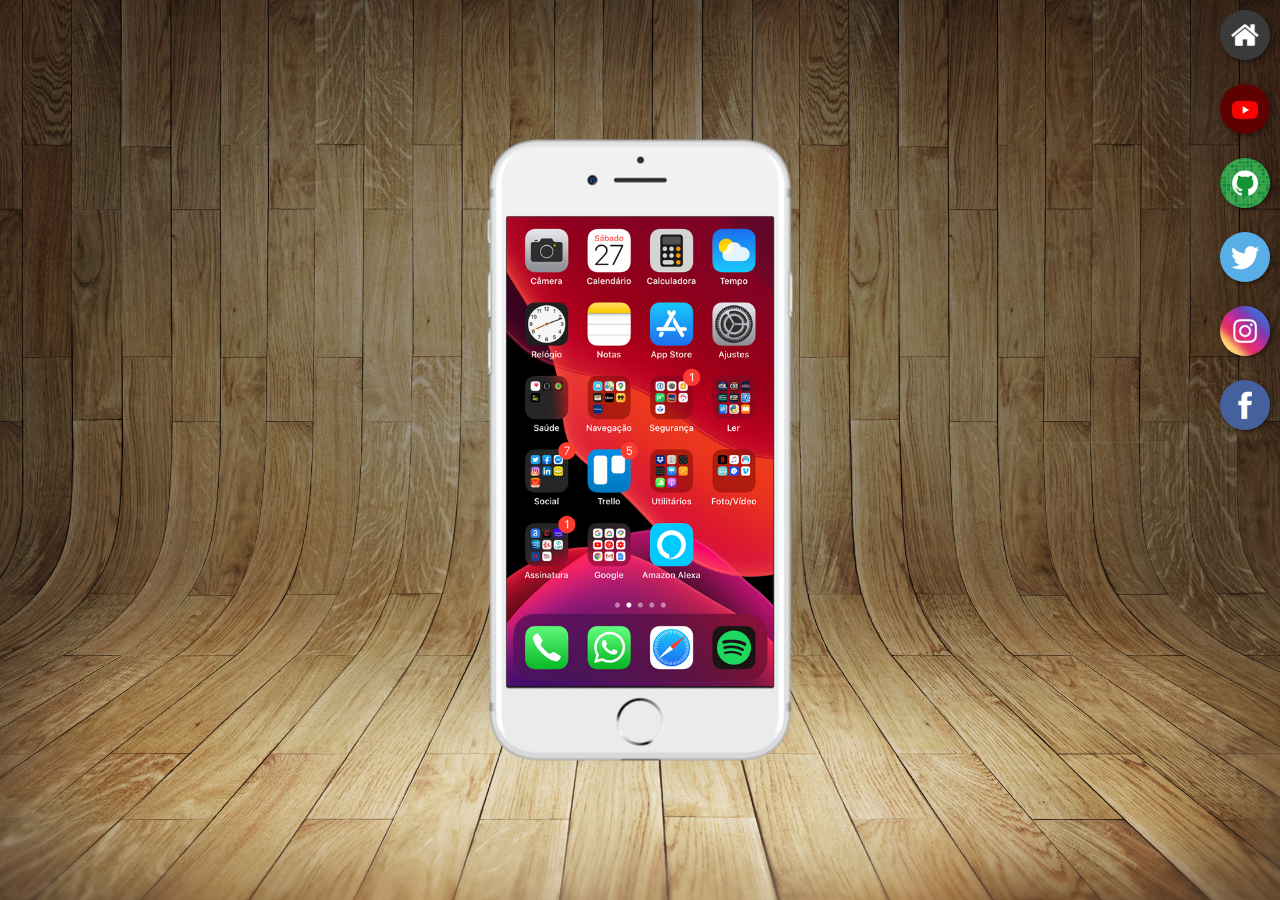
<file: index.html>
<!DOCTYPE html>
<html lang="pt-br">
<head>
    <meta charset="UTF-8">
    <meta http-equiv="X-UA-Compatible" content="IE=edge">
    <meta name="viewport" content="width=device-width, initial-scale=1.0">
    <title>Minhas Redes Sociais</title>
    <link rel="shortcut icon" href="arquivos/gatinho-icon.ico" type="image/x-icon">
    <link rel="stylesheet" href="arquivos/estilos/style.css">
</head>
<body>
    <main>
        <section id="telefone">
            <iframe src="home.html" name="tela" id="tela" frameborder="0">
                Seu navegador não é compatível com isso...
            </iframe>
        </section>
        <section id="redes-sociais">
            <a href="home.html" target="tela"> <img src="arquivos/imagens/logo-home.jpg" alt="Home"></a> <br>
            <a href="arquivos/paginas/youtube.html" target="tela"> <img src="arquivos/imagens/logo-youtube.jpg" alt="Youtube"></a> <br>
            <a href="arquivos/paginas/github.html" target="tela"> <img src="arquivos/imagens/logo-github.jpg" alt="GitHub"></a> <br>
            <a href="arquivos/paginas/twitter.html" target="tela"> <img src="arquivos/imagens/logo-twitter.jpg" alt="Twitter"></a> <br>
            <a href="arquivos/paginas/instagram.html" target="tela"> <img src="arquivos/imagens/logo-instagram.jpg" alt="Instagram"></a> <br>
            <a href="arquivos/paginas/facebook.html" target="tela"> <img src="arquivos/imagens/logo-facebook.jpg" alt="Facebook"></a>
        </section>
    </main>
</body>
</html>
</file>
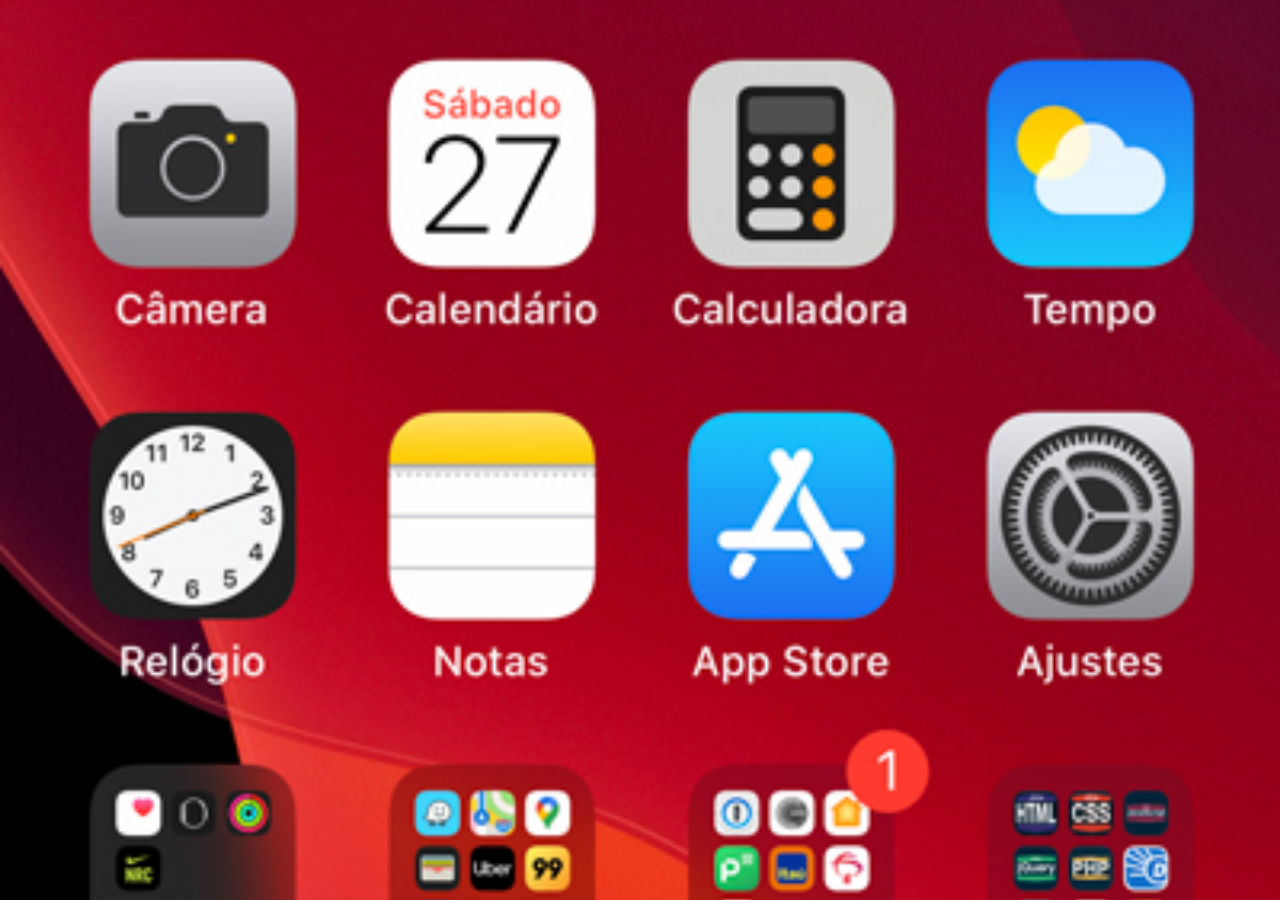
<file: home.html>
<!DOCTYPE html>
<html lang="pt-br">
<head>
    <meta charset="UTF-8">
    <meta http-equiv="X-UA-Compatible" content="IE=edge">
    <meta name="viewport" content="width=device-width, initial-scale=1.0">
    <title>Home</title>
    <link rel="stylesheet" href="arquivos/estilos/phone.css">
</head>
<body> 
</body>
</html>
</file>
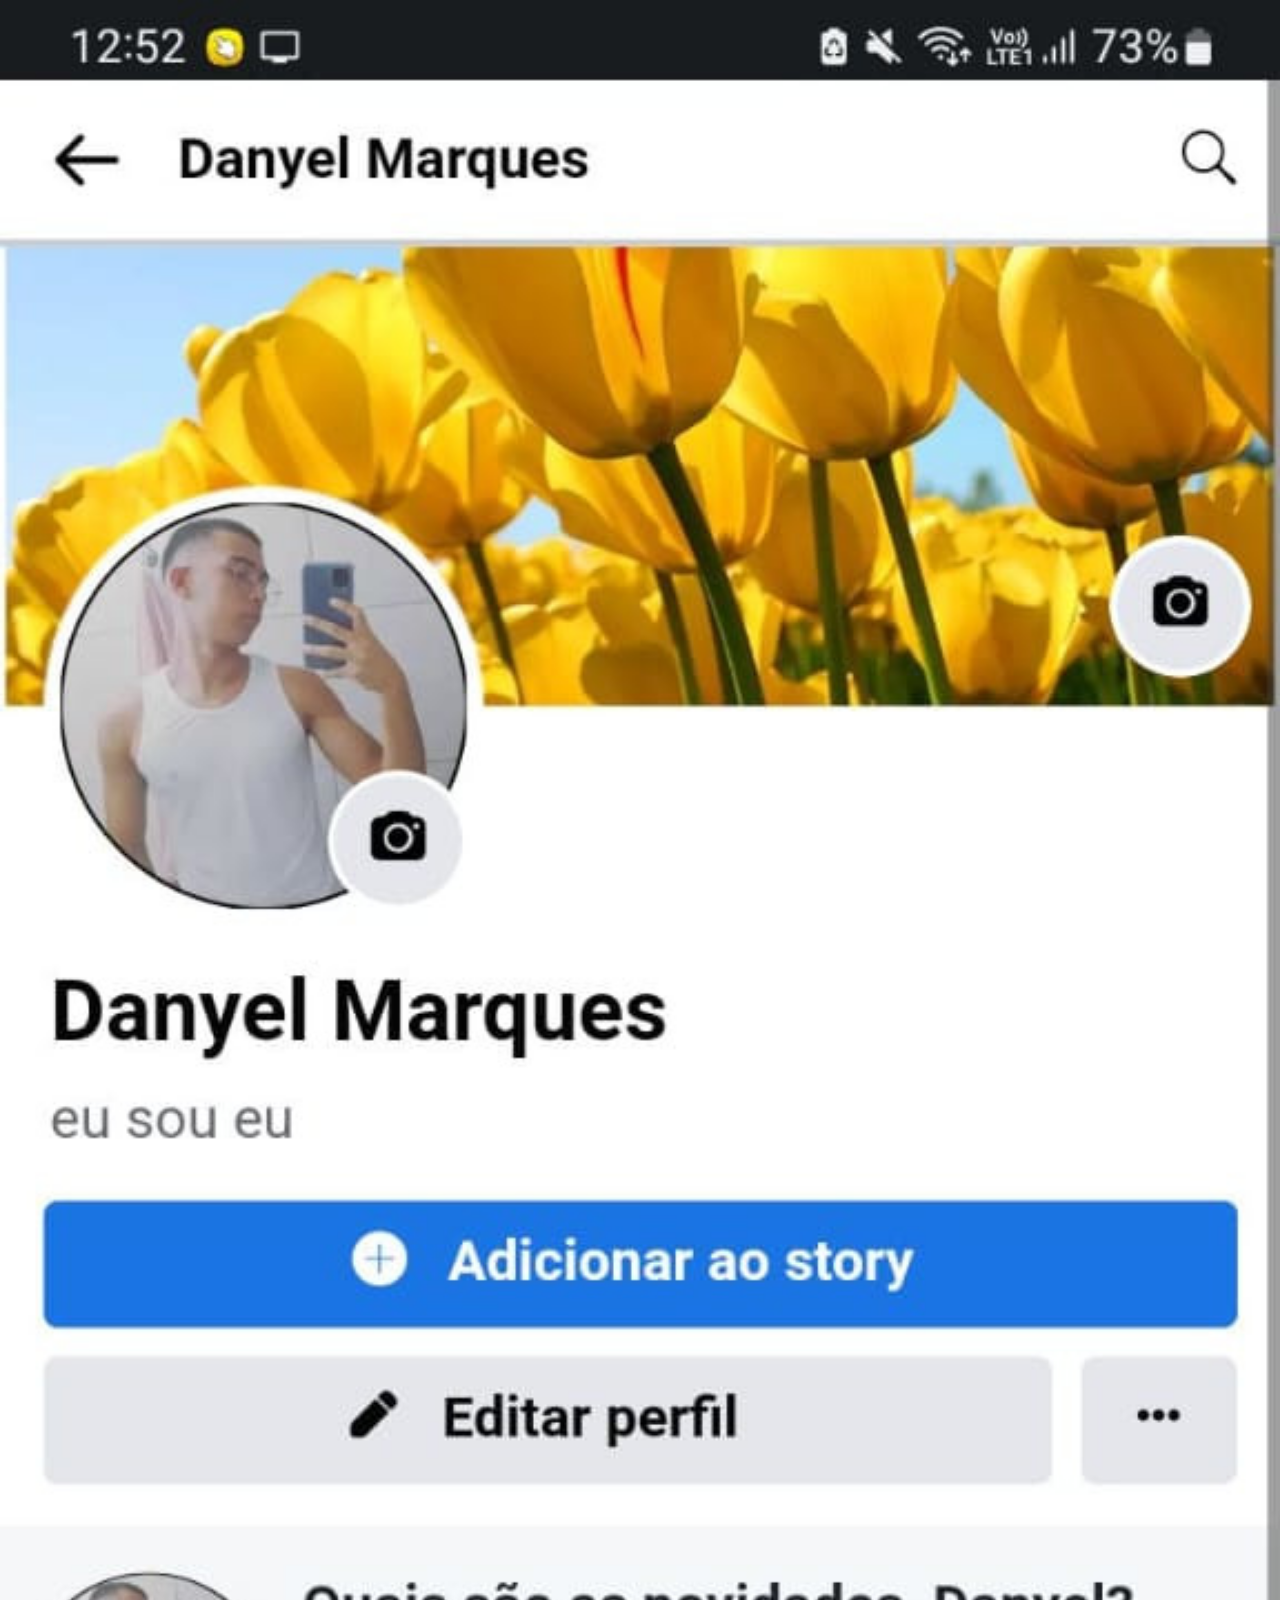
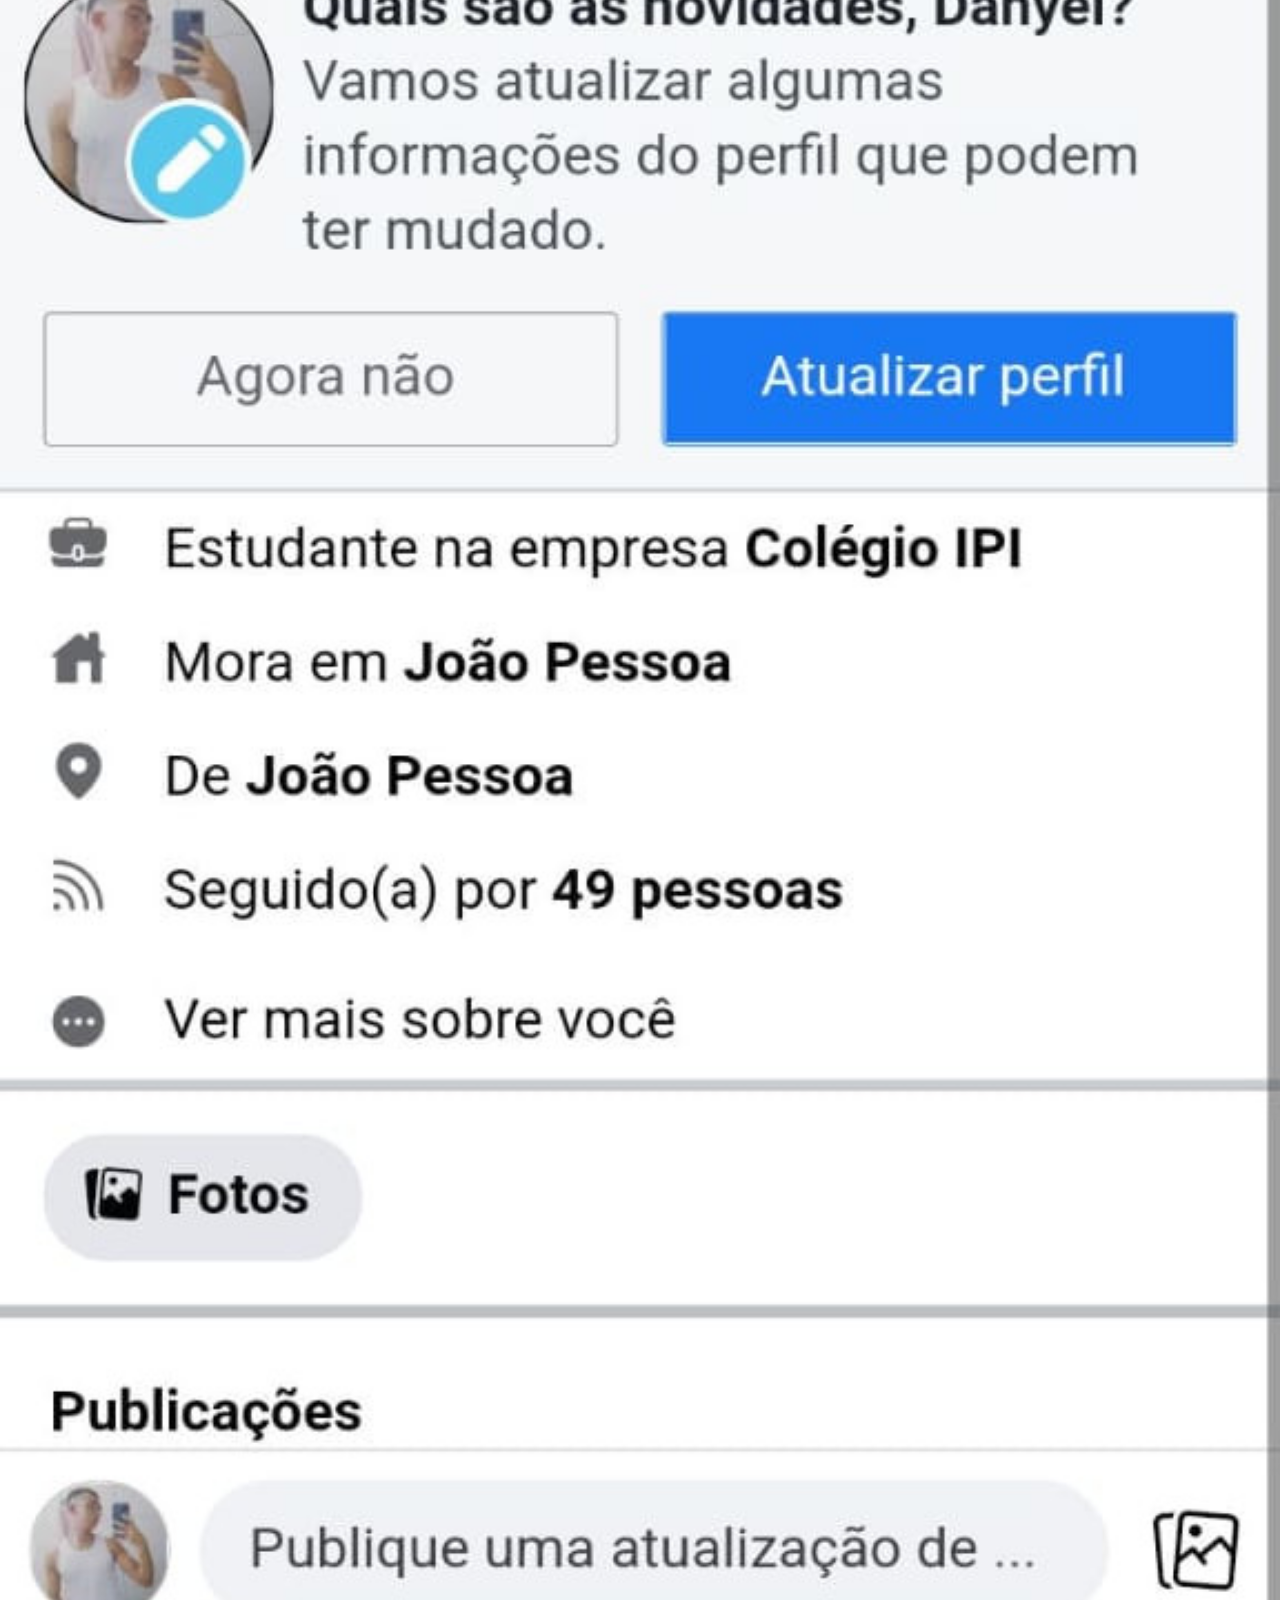
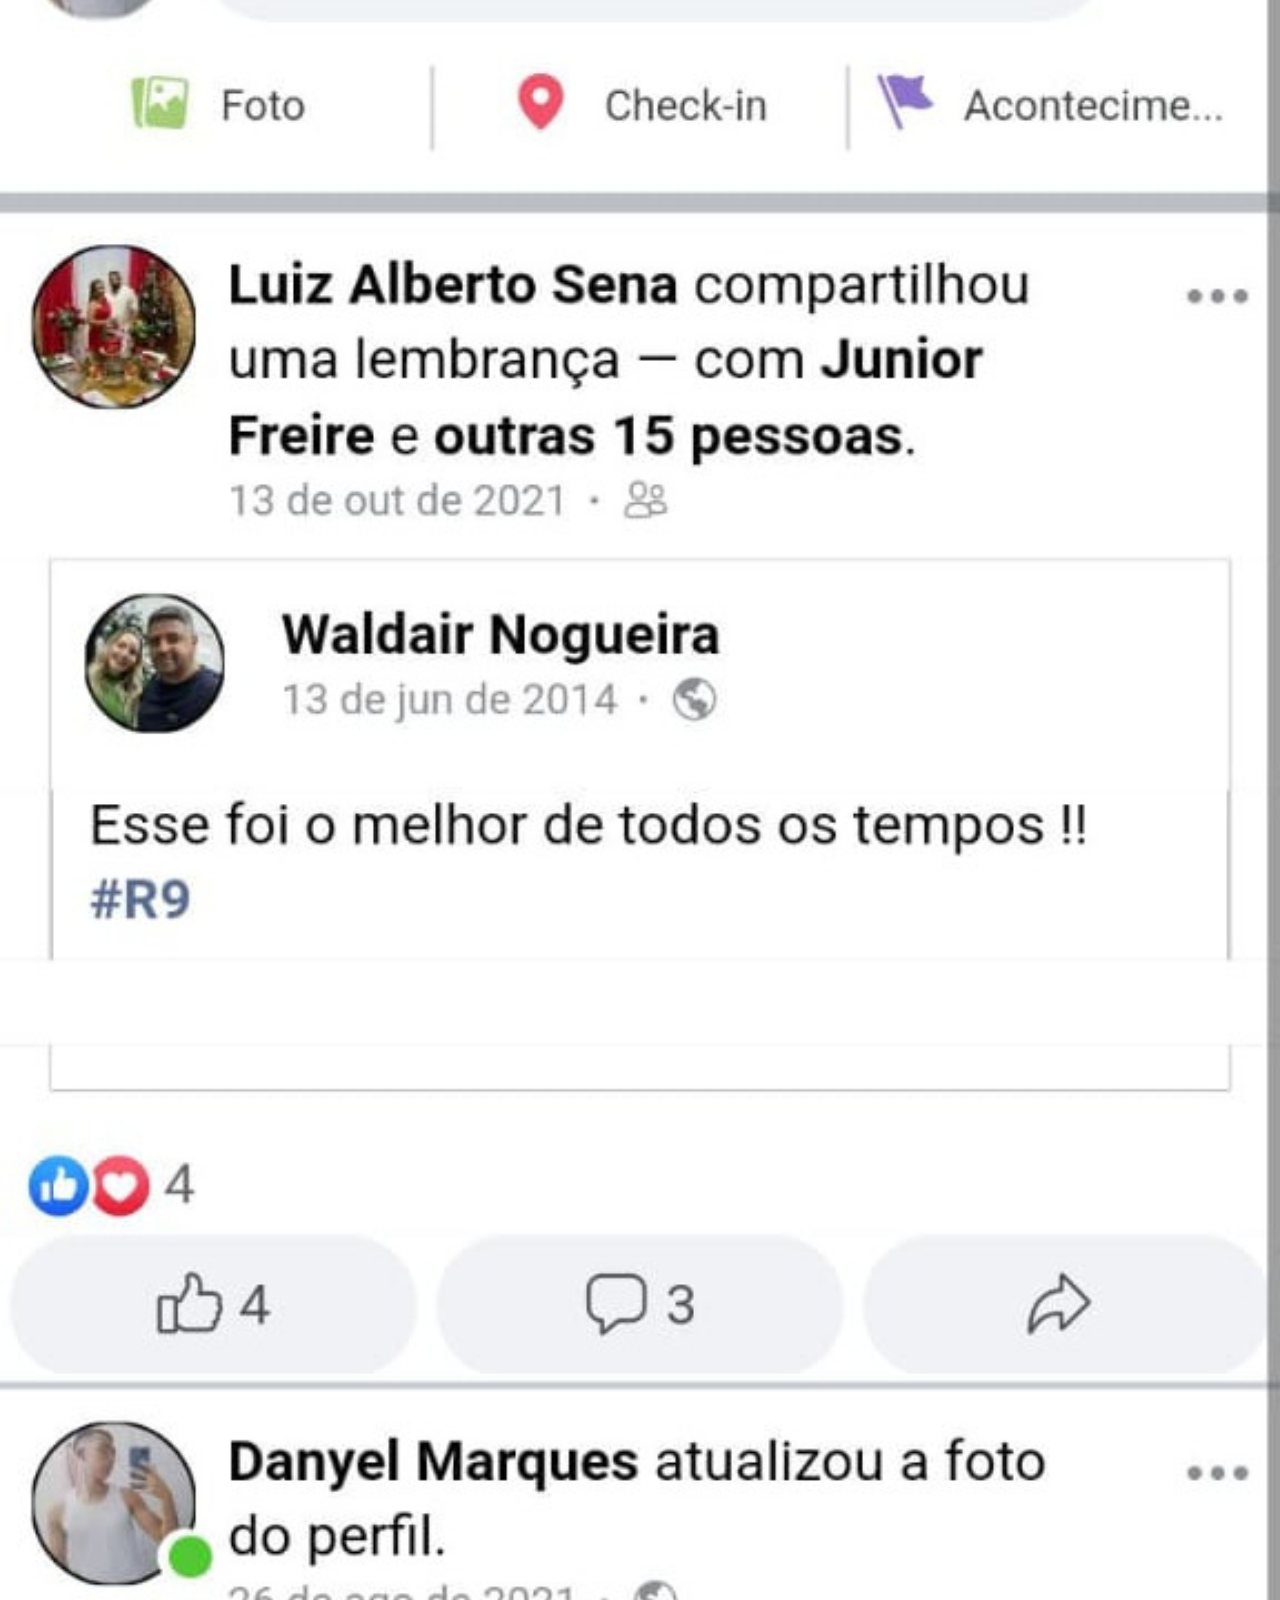
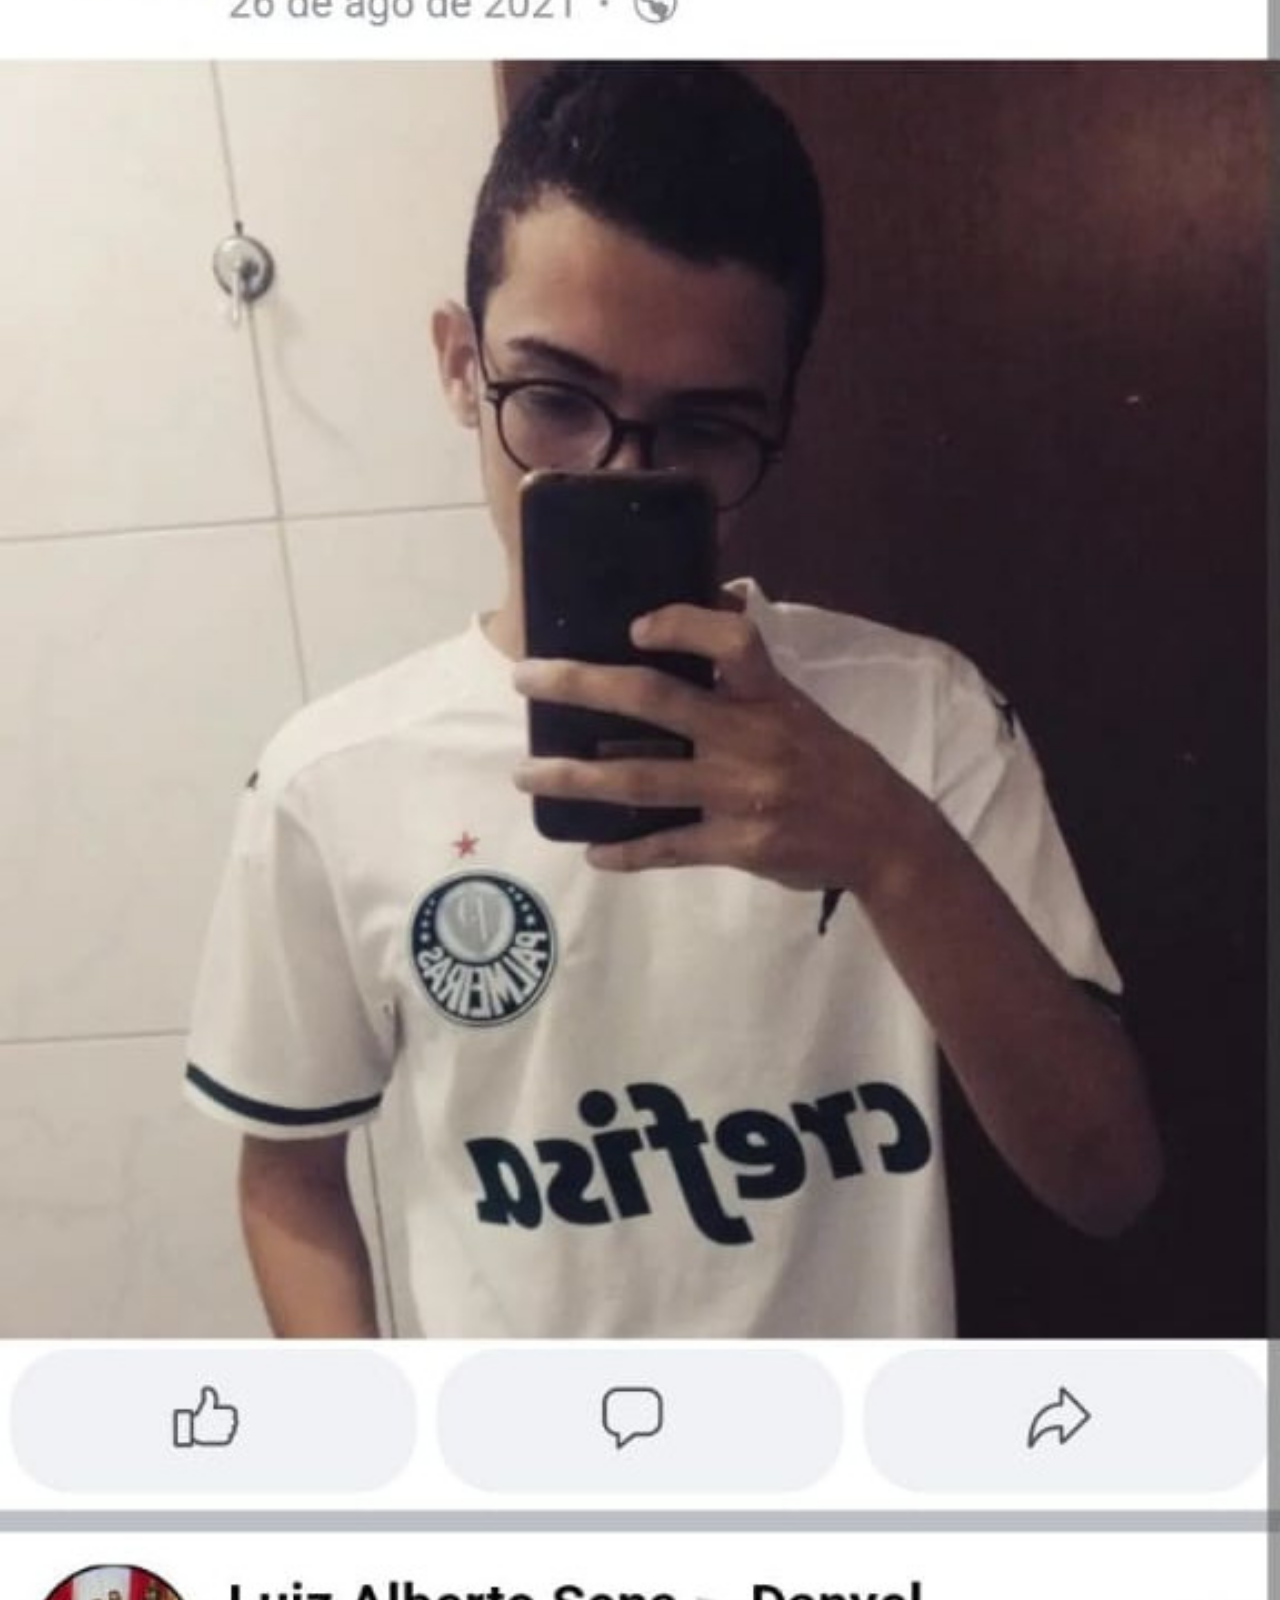
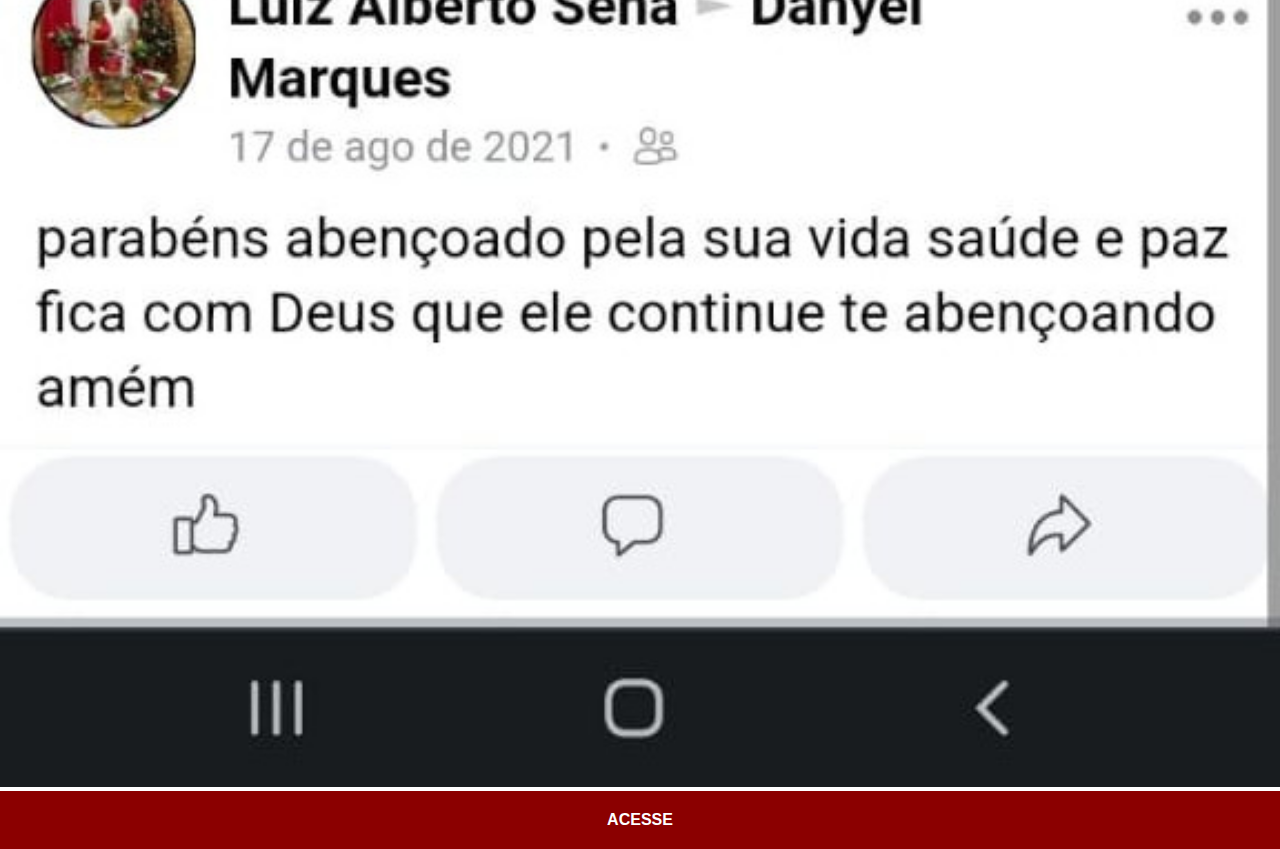
<file: arquivos/paginas/facebook.html>
<!DOCTYPE html>
<html lang="pt-br">
<head>
    <meta charset="UTF-8">
    <meta http-equiv="X-UA-Compatible" content="IE=edge">
    <meta name="viewport" content="width=device-width, initial-scale=1.0">
    <title>Facebook</title>
    <link rel="stylesheet" href="../estilos/social.css">
</head>
<body>
    <img src="../imagens/tela-facebook.jpg" alt="Facebook">
    <a href="https://www.facebook.com/profile.php?id=100010058250705" target="_blank">ACESSE</a>
</body>
</html>
</file>
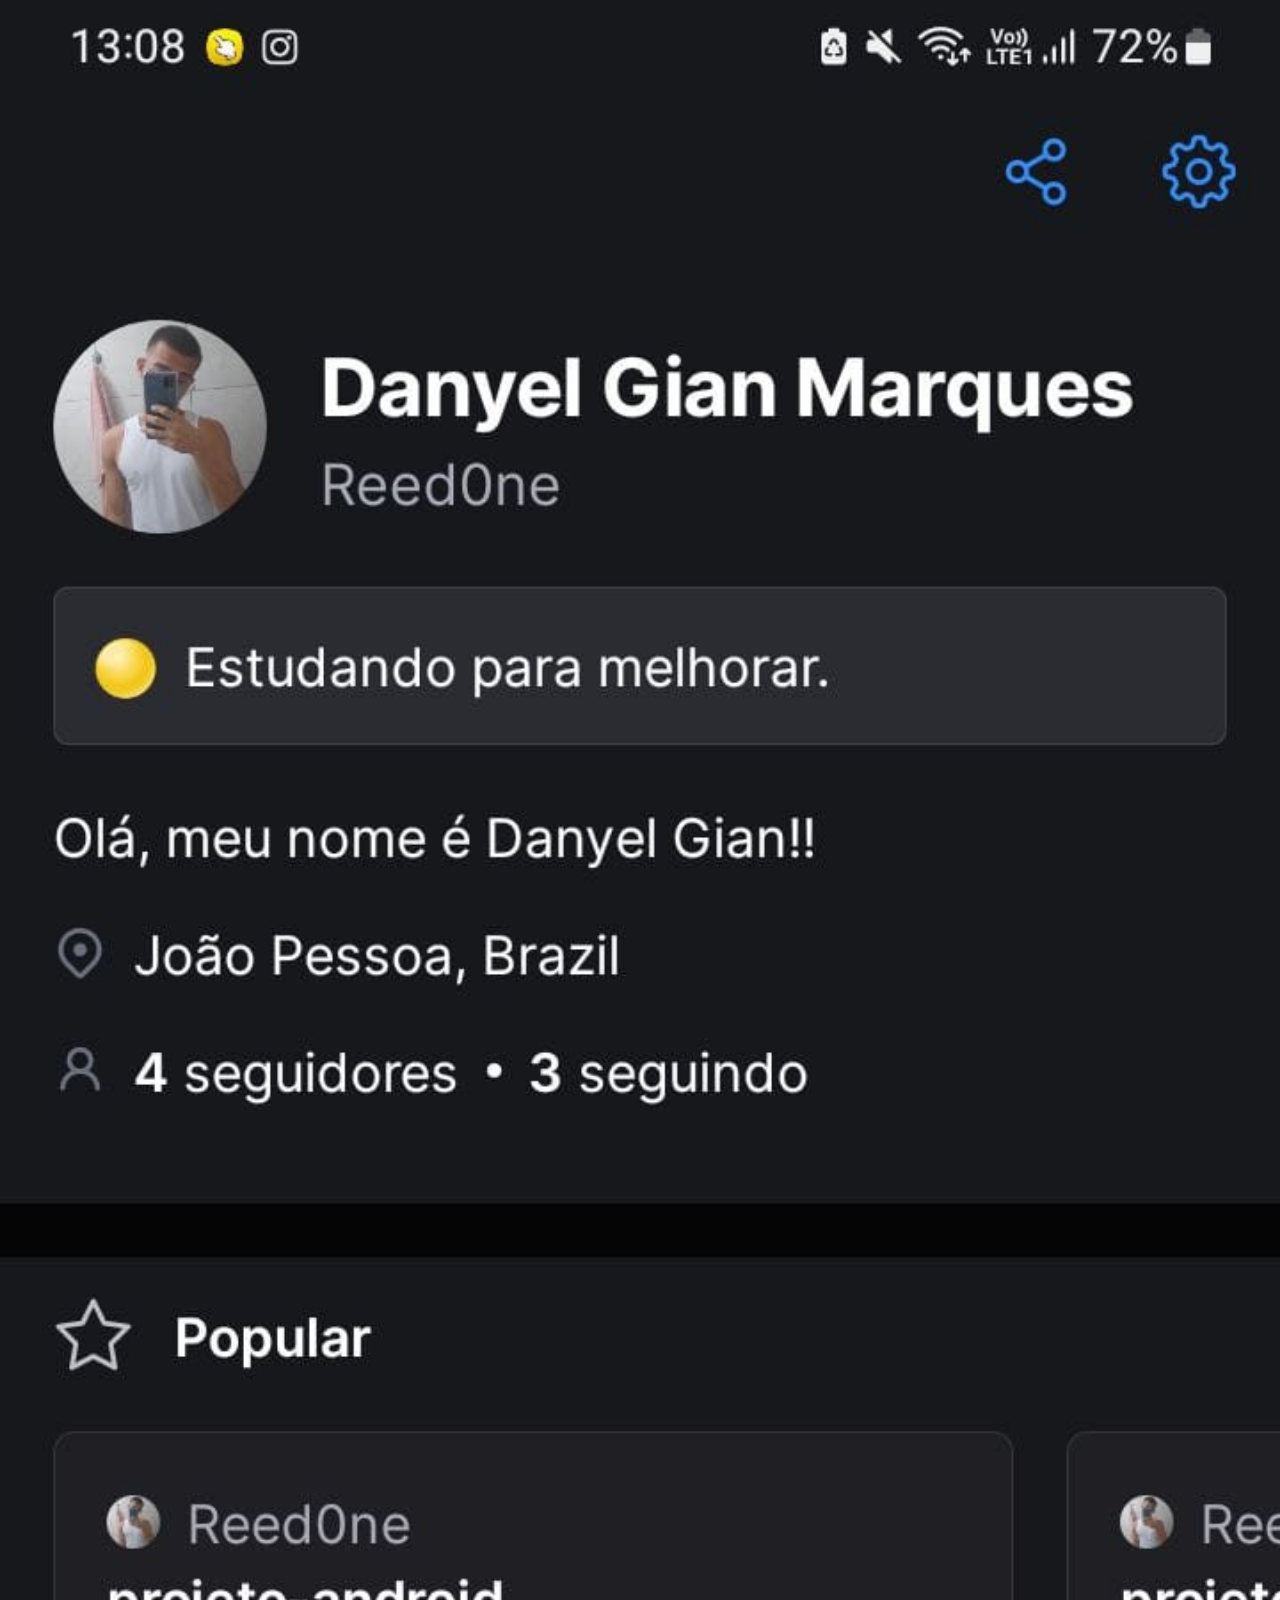
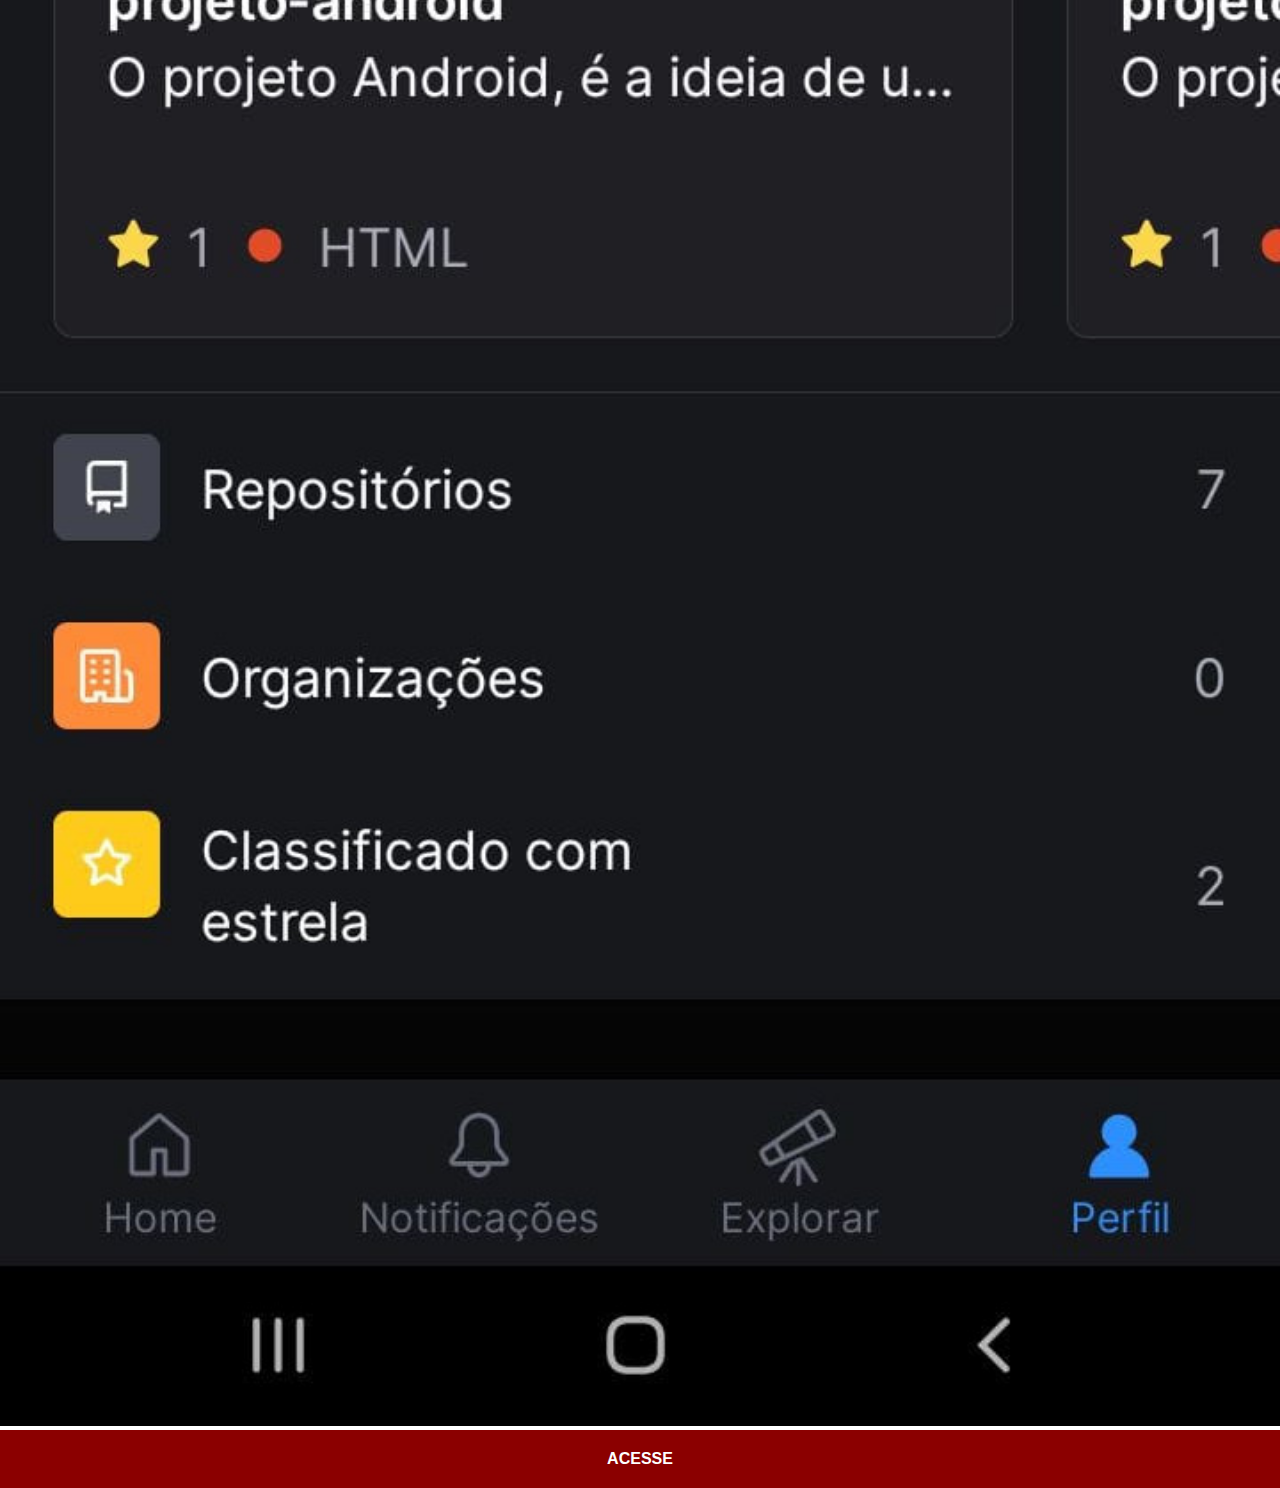
<file: arquivos/paginas/github.html>
<!DOCTYPE html>
<html lang="pt-br">
<head>
    <meta charset="UTF-8">
    <meta http-equiv="X-UA-Compatible" content="IE=edge">
    <meta name="viewport" content="width=device-width, initial-scale=1.0">
    <title>GitHub</title>
    <link rel="stylesheet" href="../estilos/social.css">
</head>
<body>
    <img src="../imagens/tela-github.jpg" alt="GitHub">
    <a href="https://github.com/Reed0ne" target="_blank">ACESSE</a>
</body>
</html>
</file>
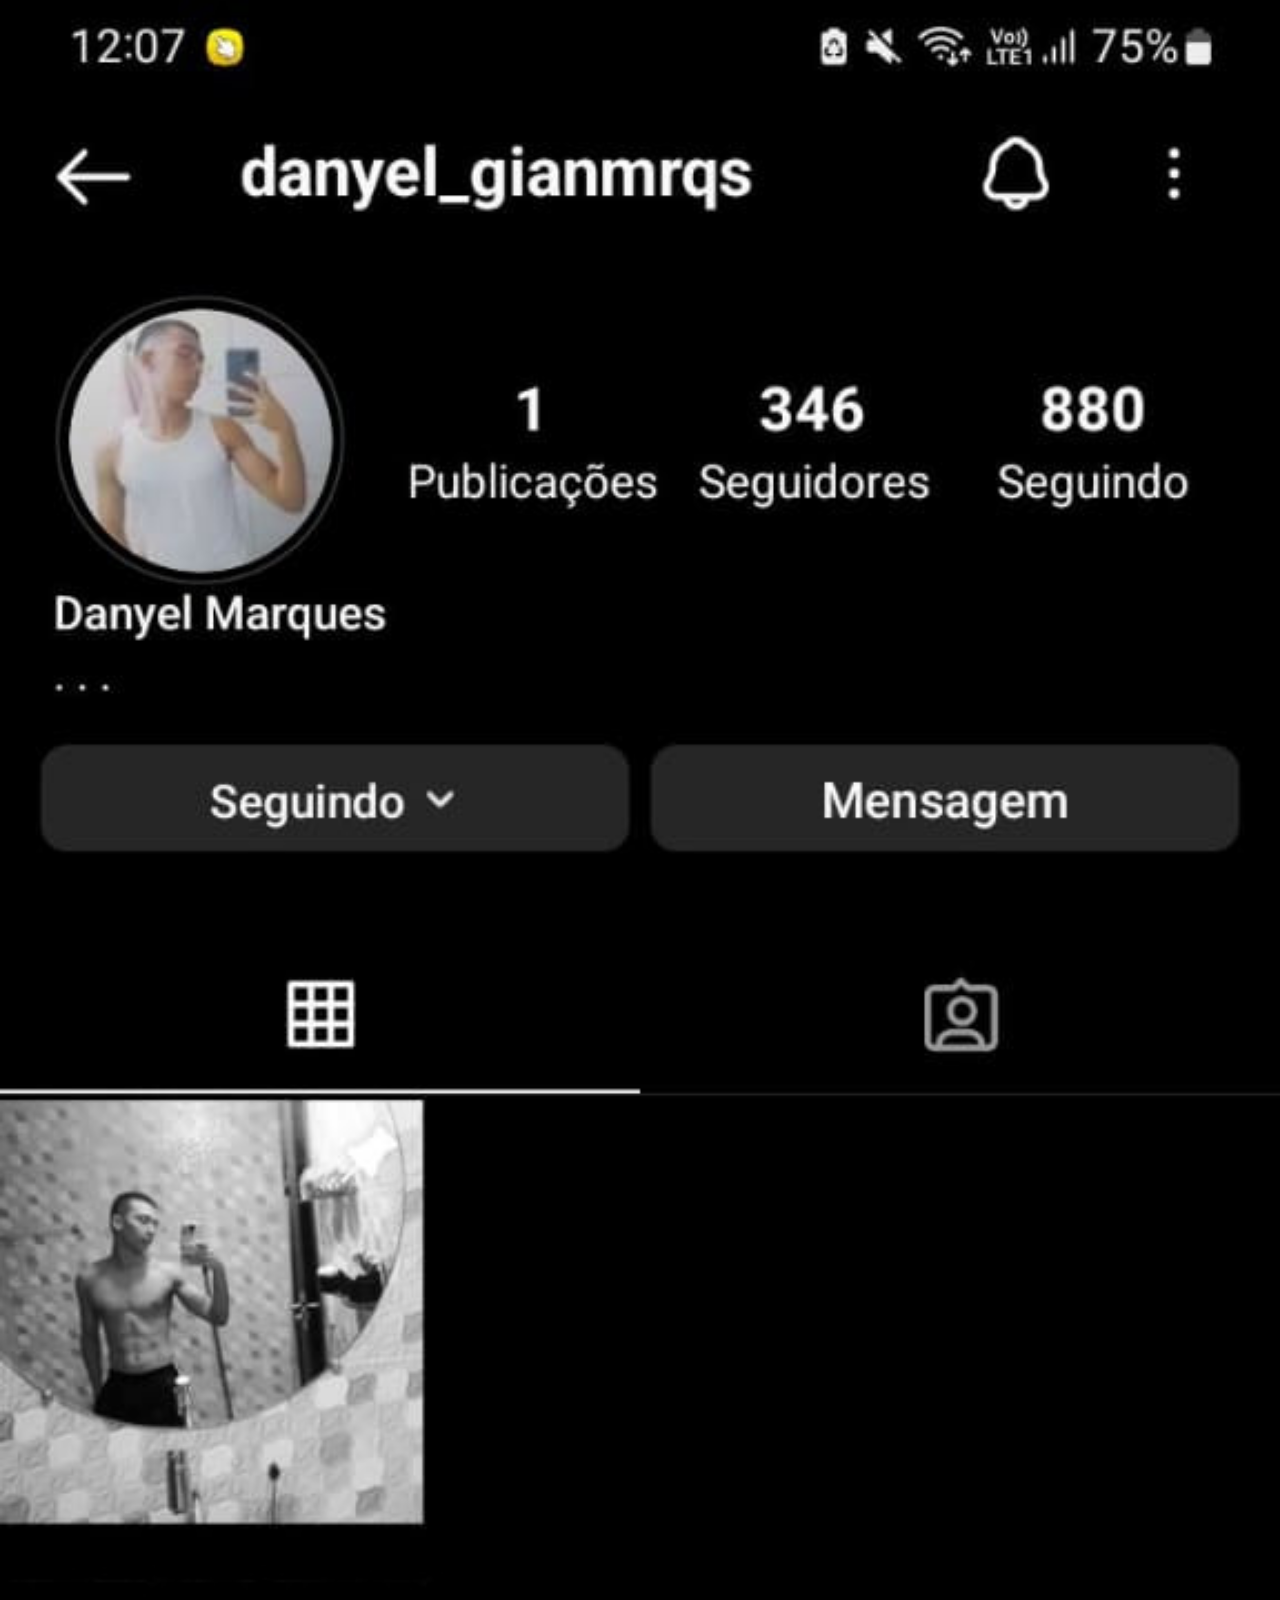
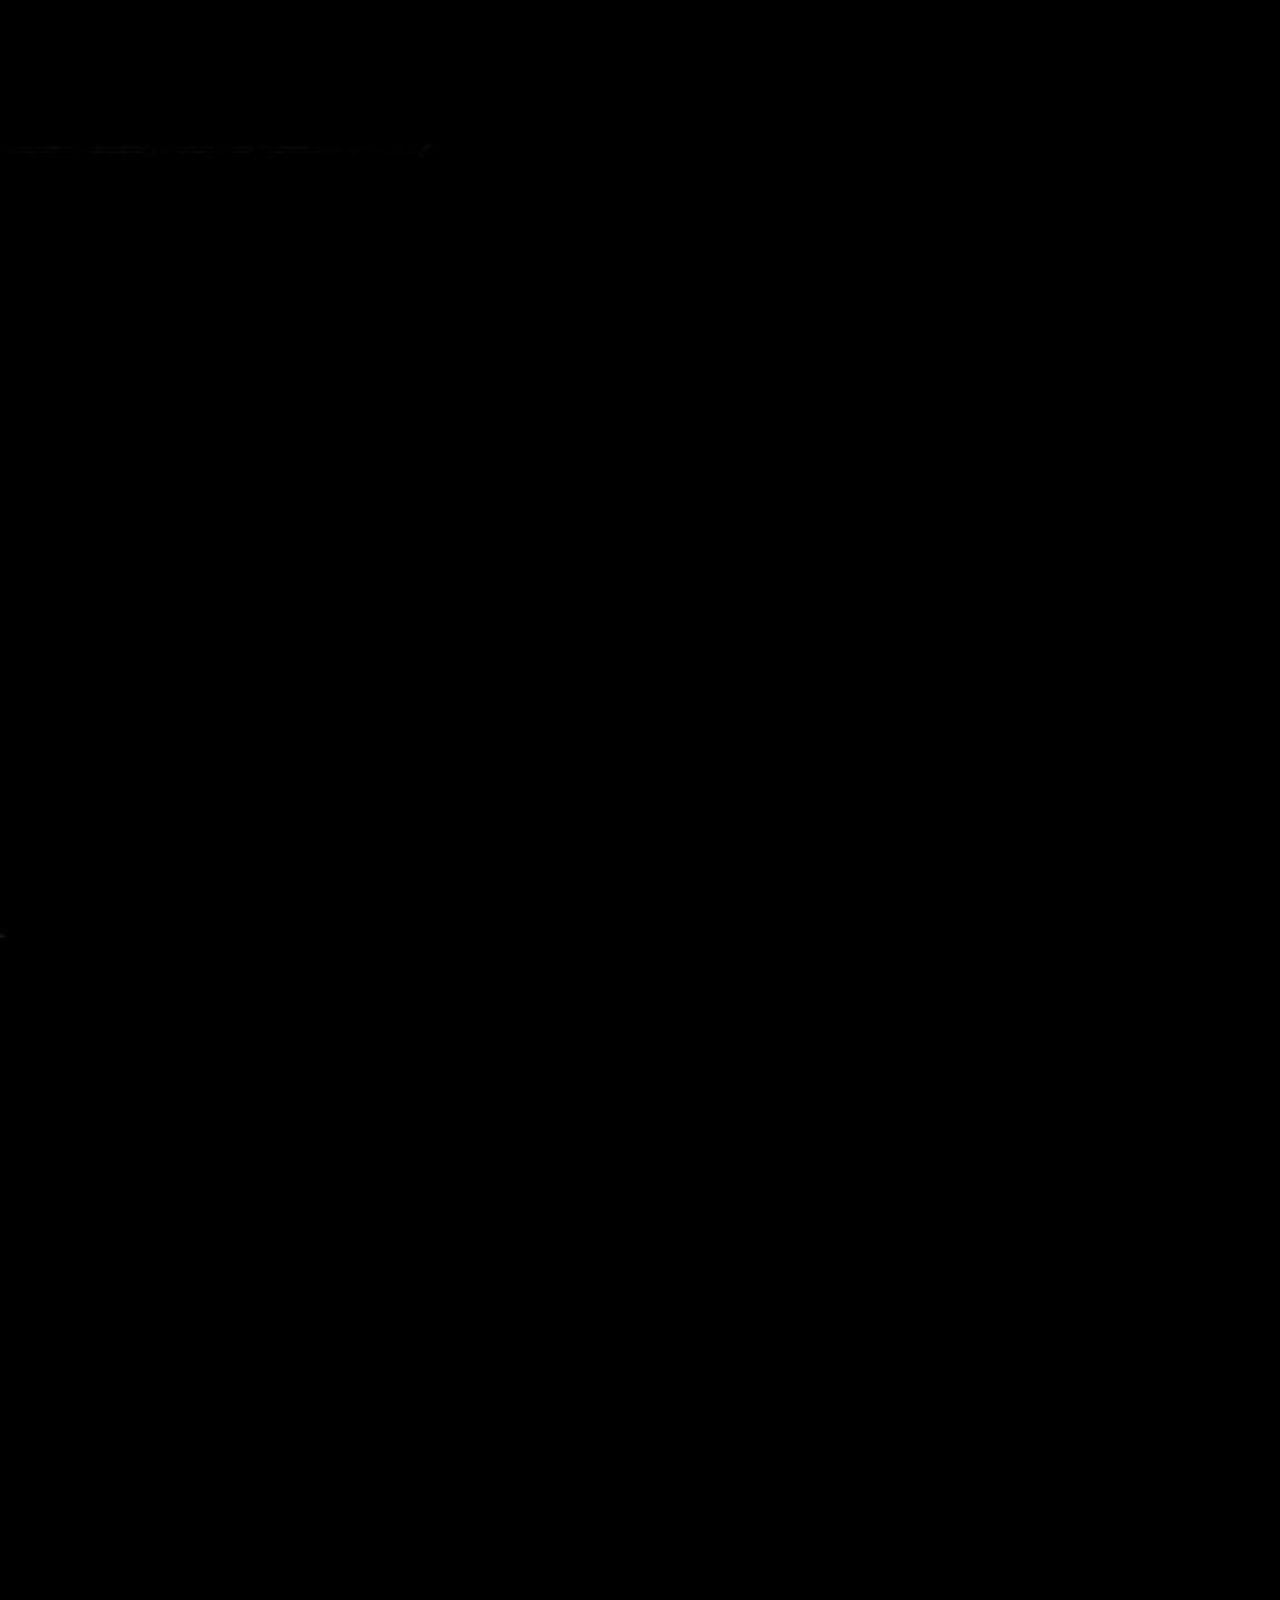
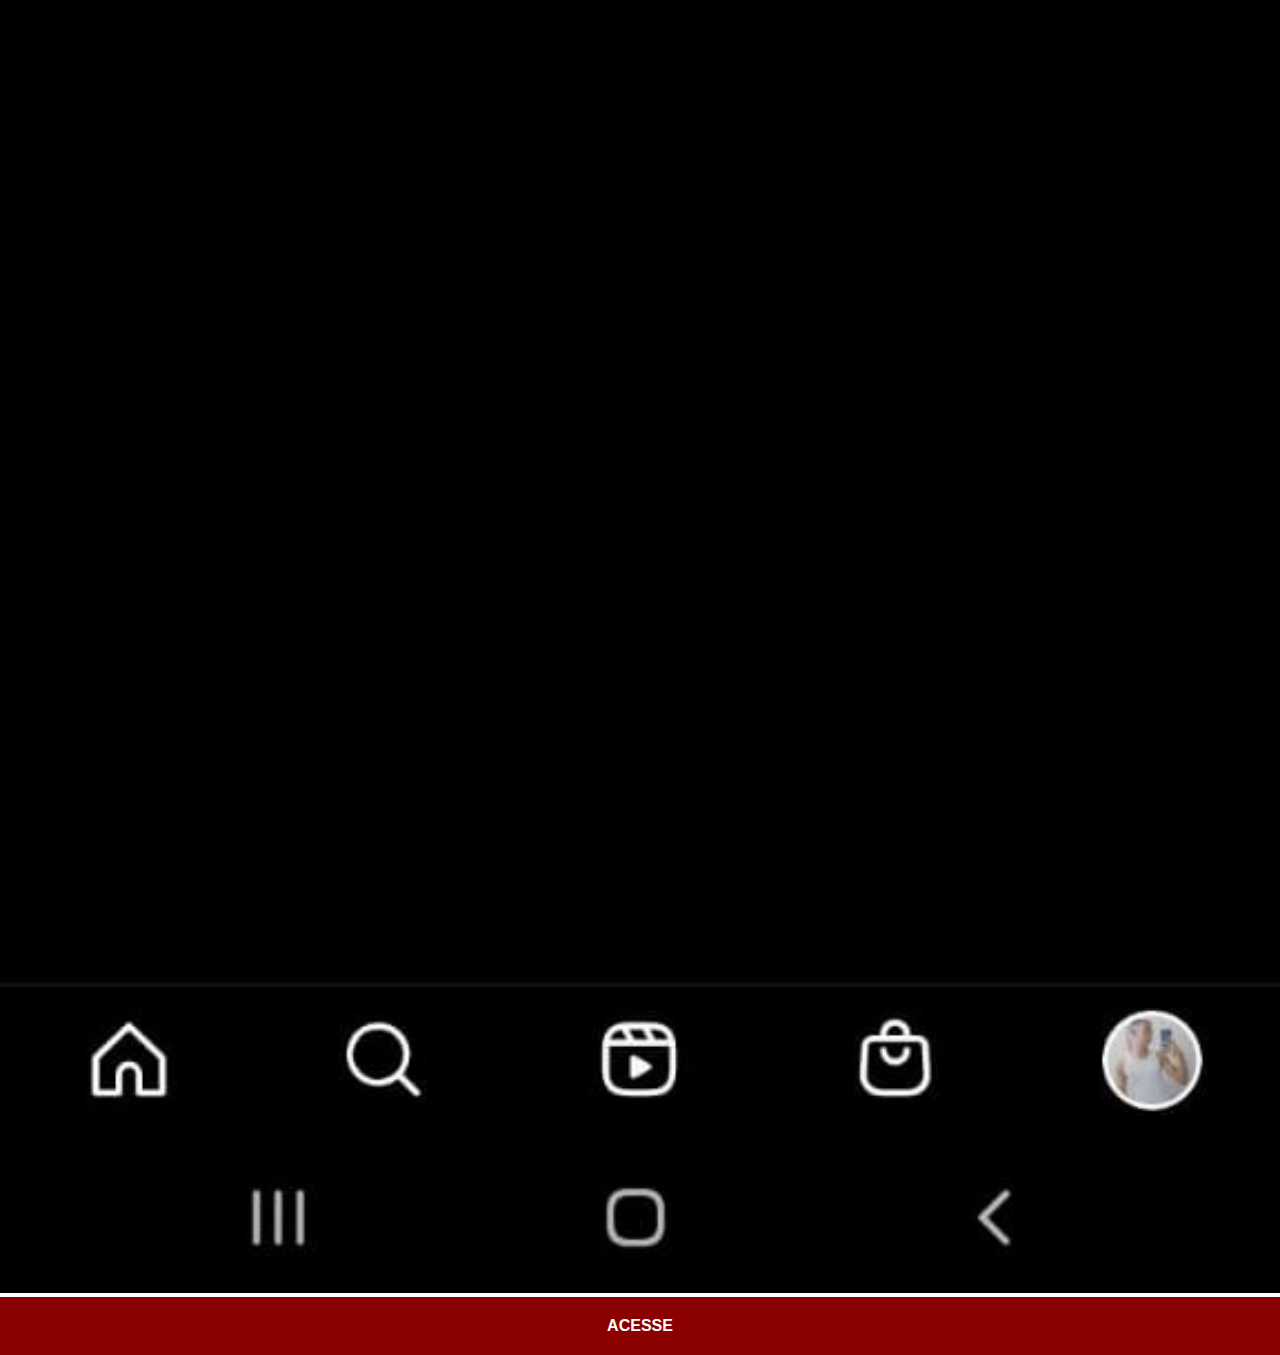
<file: arquivos/paginas/instagram.html>
<!DOCTYPE html>
<html lang="pt-br">
<head>
    <meta charset="UTF-8">
    <meta http-equiv="X-UA-Compatible" content="IE=edge">
    <meta name="viewport" content="width=device-width, initial-scale=1.0">
    <title>Instagram</title>
    <link rel="stylesheet" href="../estilos/social.css">
</head>
<body>
    <img src="../imagens/tela-instagram.jpg" alt="Instagram">
    <a href="https://www.instagram.com/danyel_gianmrqs/" target="_blank">ACESSE</a>
</body>
</html>
</file>
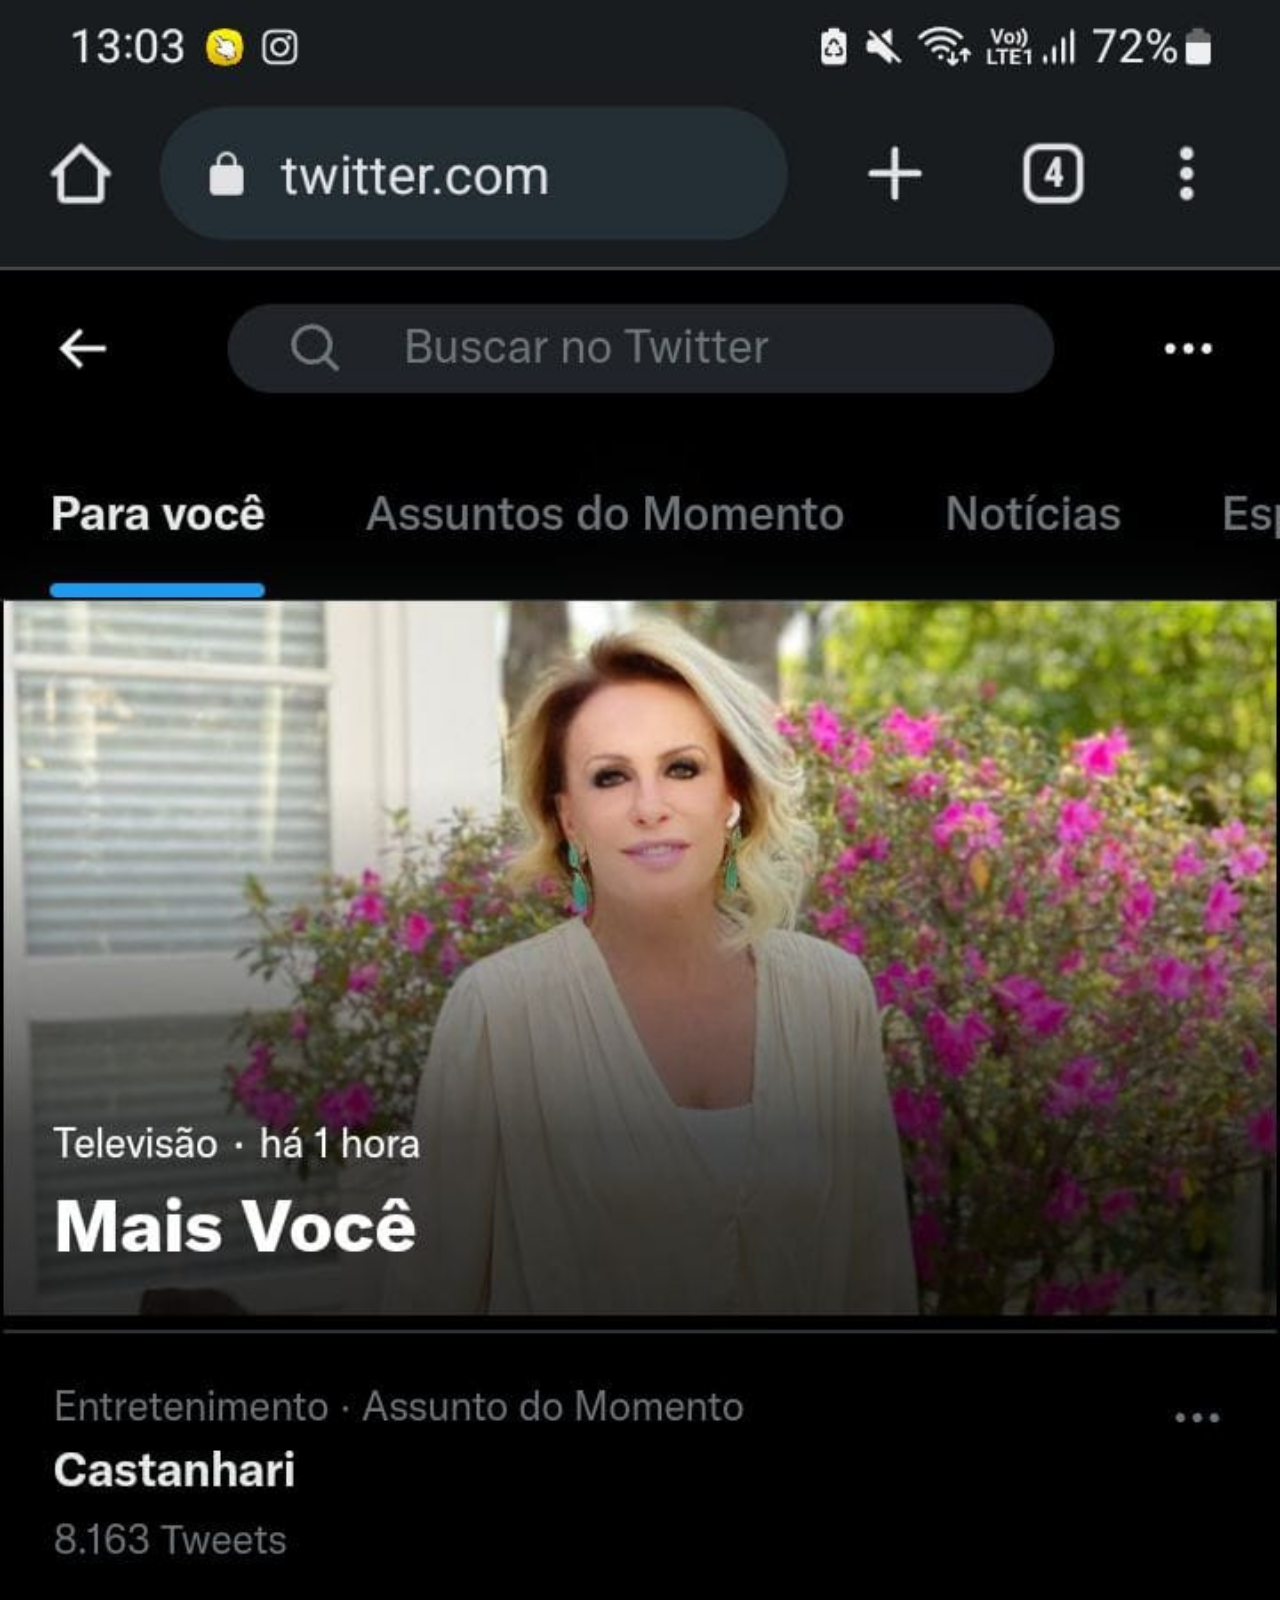
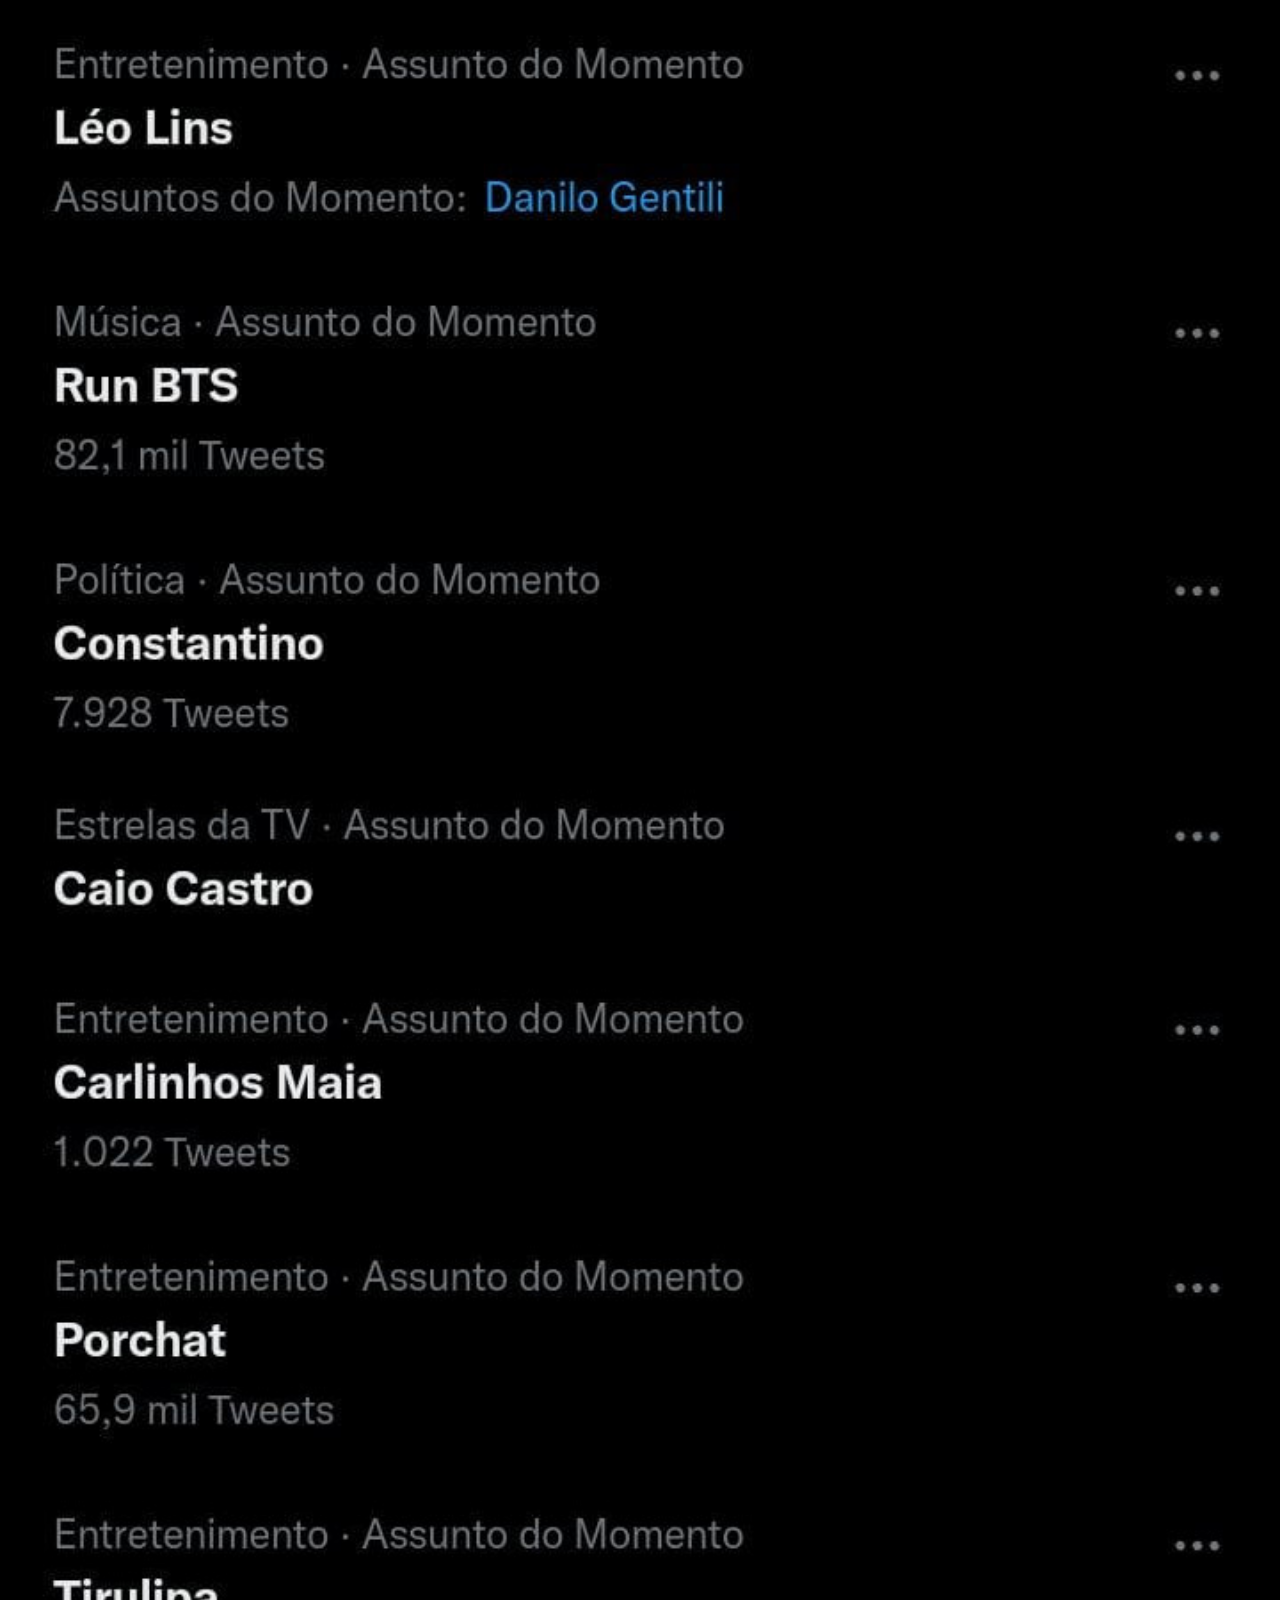
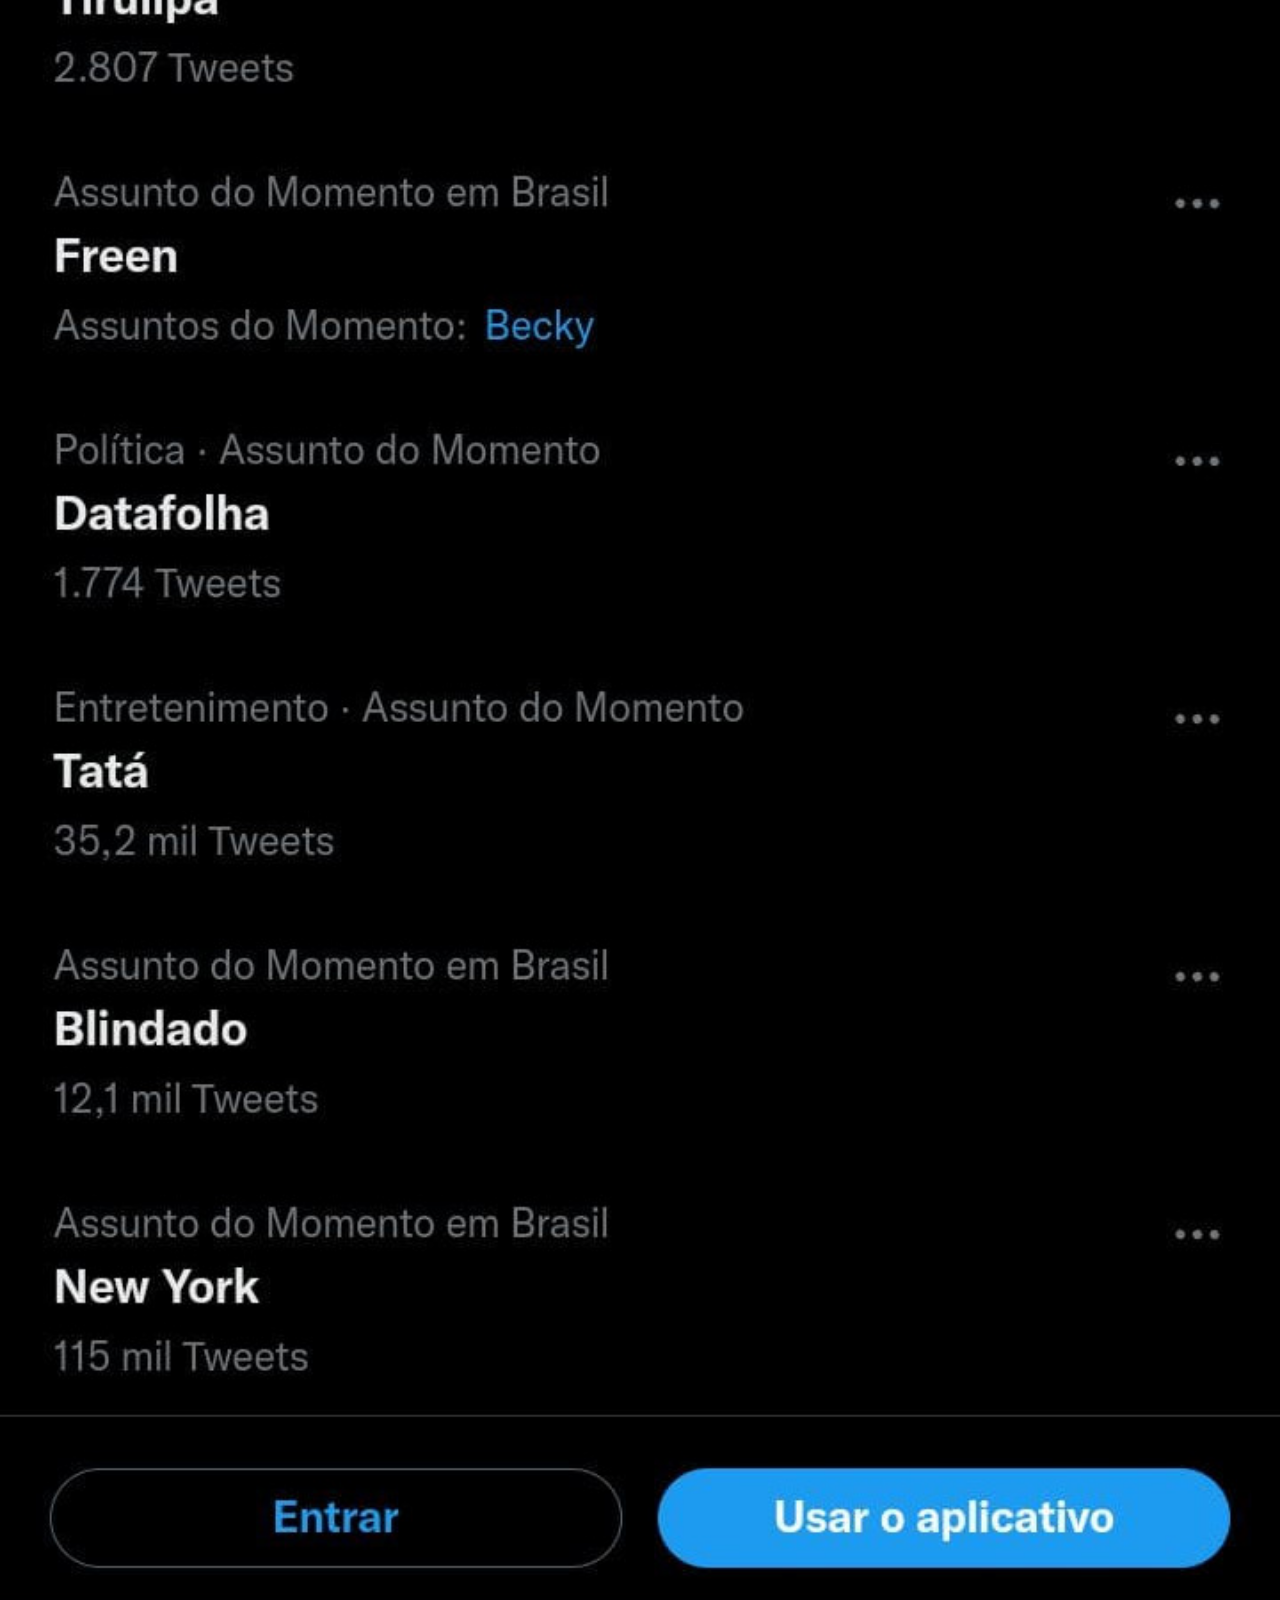
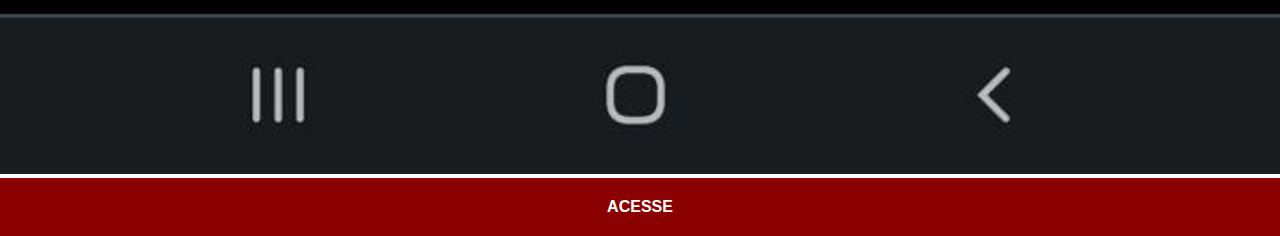
<file: arquivos/paginas/twitter.html>
<!DOCTYPE html>
<html lang="pt-br">
<head>
    <meta charset="UTF-8">
    <meta http-equiv="X-UA-Compatible" content="IE=edge">
    <meta name="viewport" content="width=device-width, initial-scale=1.0">
    <title>Twitter</title>
    <link rel="stylesheet" href="../estilos/social.css">
</head>
<body>
    <img src="../imagens/tela-twitter.jpg" alt="Twitter">
    <a href="https://twitter.com/" target="_blank">ACESSE</a>
</body>
</html>
</file>
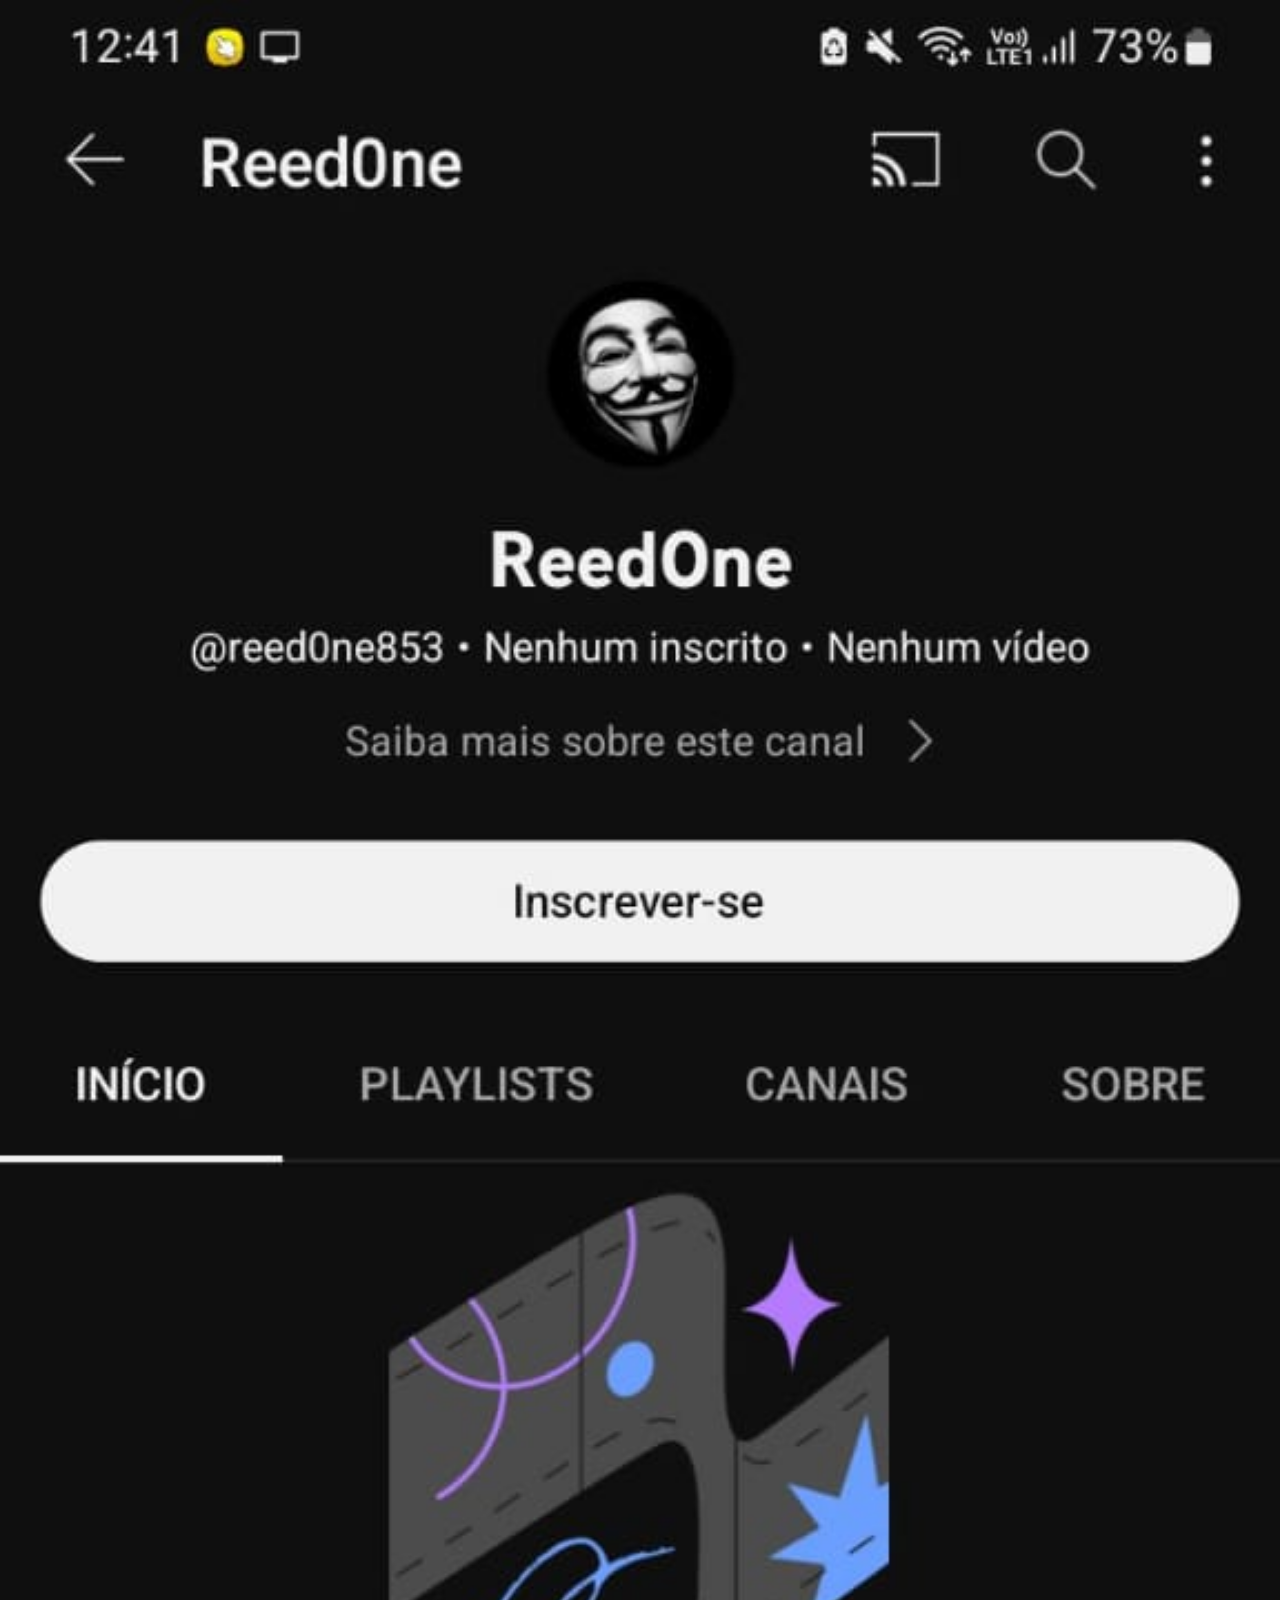
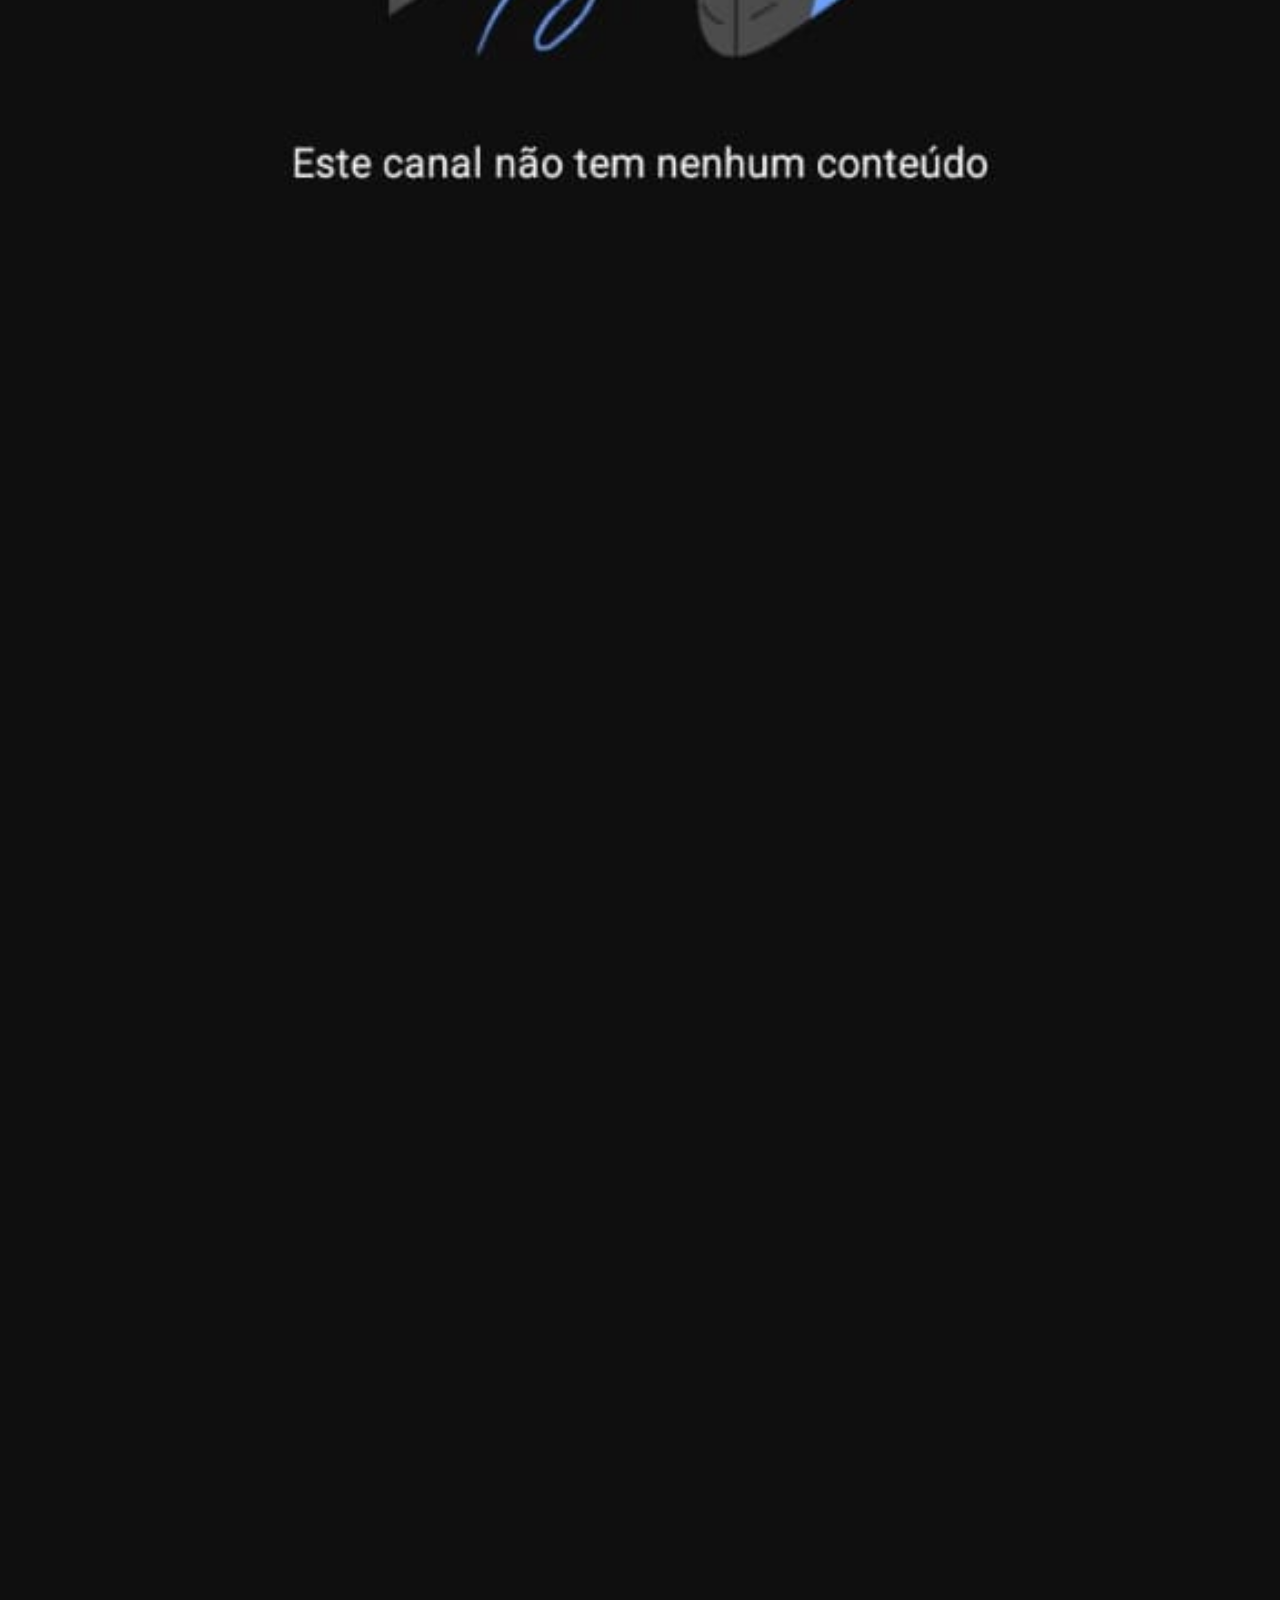
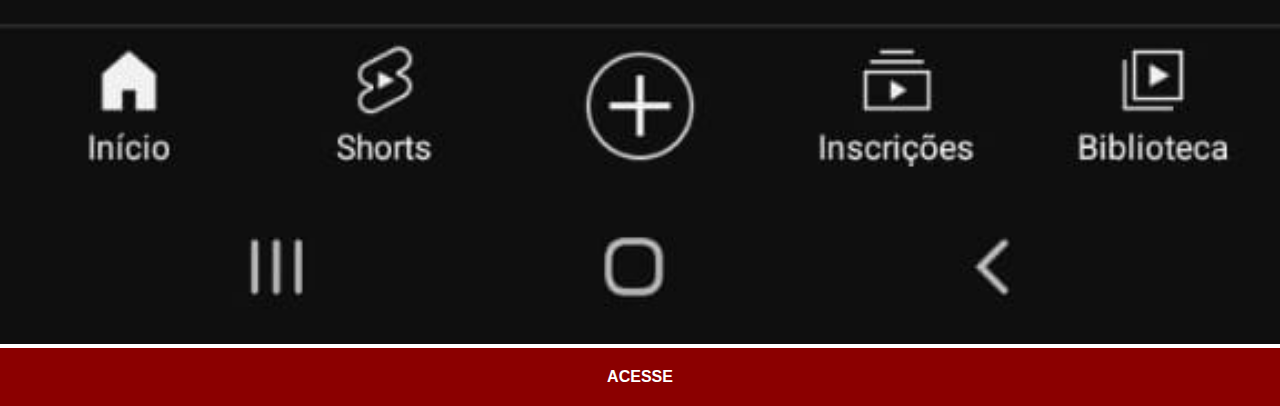
<file: arquivos/paginas/youtube.html>
<!DOCTYPE html>
<html lang="pt-br">
<head>
    <meta charset="UTF-8">
    <meta http-equiv="X-UA-Compatible" content="IE=edge">
    <meta name="viewport" content="width=device-width, initial-scale=1.0">
    <title>Youtube</title>
    <link rel="stylesheet" href="../estilos/social.css">
</head>
<body>
    <img src="../imagens/tela-youtube.png" alt="Youtube">
    <a href="https://www.youtube.com/channel/UCxB1AZNFP9fWjt9bRHElYbQ" target="_blank" target="_blank">ACESSE</a>
</body>
</html>
</file>
<file: arquivos/estilos/style.css>
@charset "UTF-8";

* {
    margin: 0;
    padding: 0;
    font-family: Arial, Helvetica, sans-serif;
}

html, body {
    width: 100vw;
    height: 100vh;
    background-color: rgb(0, 0, 41);
}

body {
    background: url('../imagens/fundo-madeira.jpg') no-repeat top center;
    background-size: cover;
    background-attachment: fixed;
}

main {
    height: 100vh;

    position: relative;
}

section#telefone {
    height: 627px;
    width: 311px;
    background: url('../imagens/frame-iphone.png') no-repeat;

    position: absolute;
    left: 50%;
    top: 50%;
    transform: translate(-50%, -50%);
}

iframe#tela {
    position: relative;
    top: 80px;
    left: 22px;

    width: 267px;
    height: 470px;
}

section#redes-sociais {
    text-align: right;
}

section#redes-sociais img {
    width: 50px;
    margin: 10px;
    border-radius: 50%;
    box-shadow: 2px 2px 5px rgba(0, 0, 0, 0.456);
    box-sizing: border-box;
}

section#redes-sociais img:hover {
    border: 2px solid rgba(255, 255, 255, 0.631);
    transform: translate(-2px, -2px);
    box-shadow: 5px 5px 10px rgba(0, 0, 0, 0.47);
    transition: transform 0.3s, border 0.7s;
}
</file>
<file: arquivos/estilos/phone.css>
@charset "UTF-8";

* {
    margin: 0px;
    padding: 0px;
 }

 body {
    width: 100vw;
    height: 100vh;
    background: black url('../imagens/tela-home.jpg') no-repeat top center;
    background-size: cover;
 }
</file>
<file: arquivos/estilos/social.css>
@charset "UTF-8";

* {
    margin: 0px;
    padding: 0px;
    font-family: Arial, Helvetica, sans-serif;
}

::-webkit-scrollbar {
    width: 0px;
    height: 0px;
}

img {
    width: 100vw;
}

a {
    display: block;
    background-color: darkred;
    padding: 20px;
    color: white;
    text-align: center;
    text-decoration: none;
    font-weight: bolder;
}

a:hover {
    background-color: red;
}
</file>
